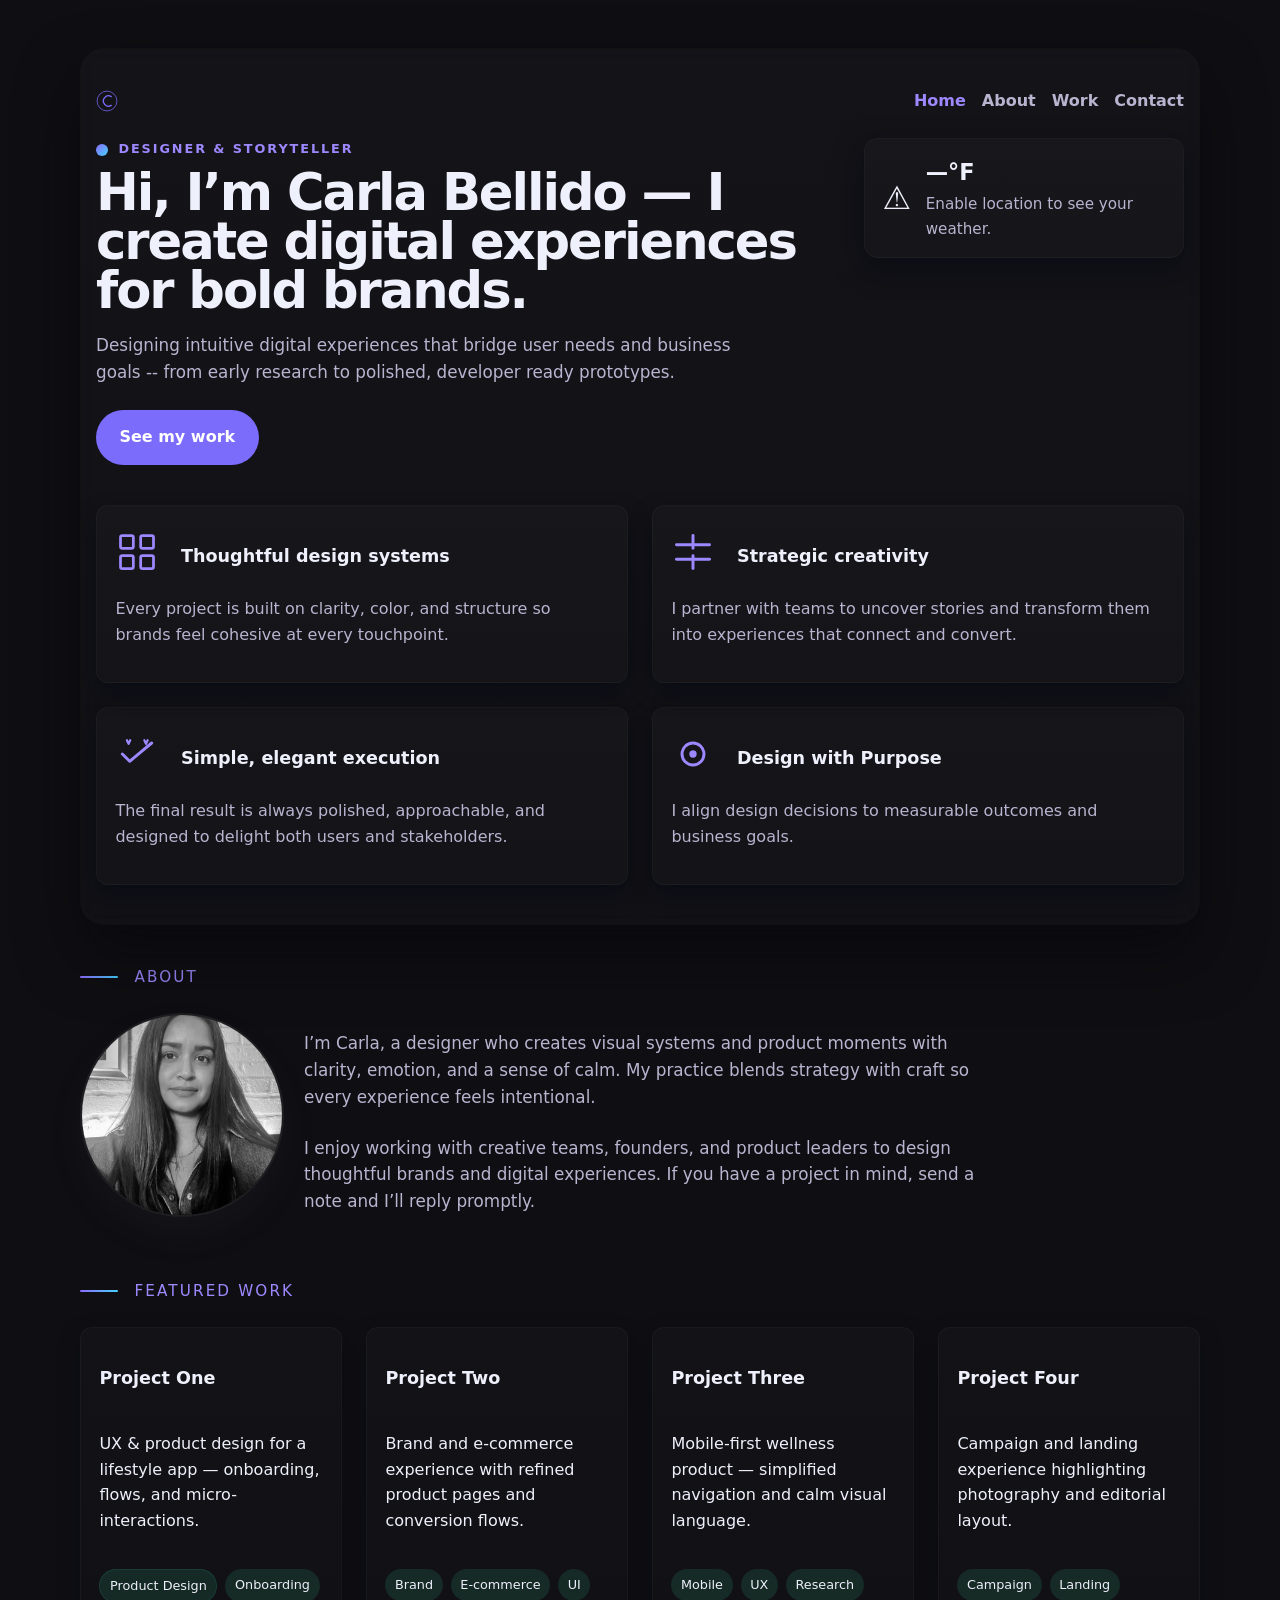
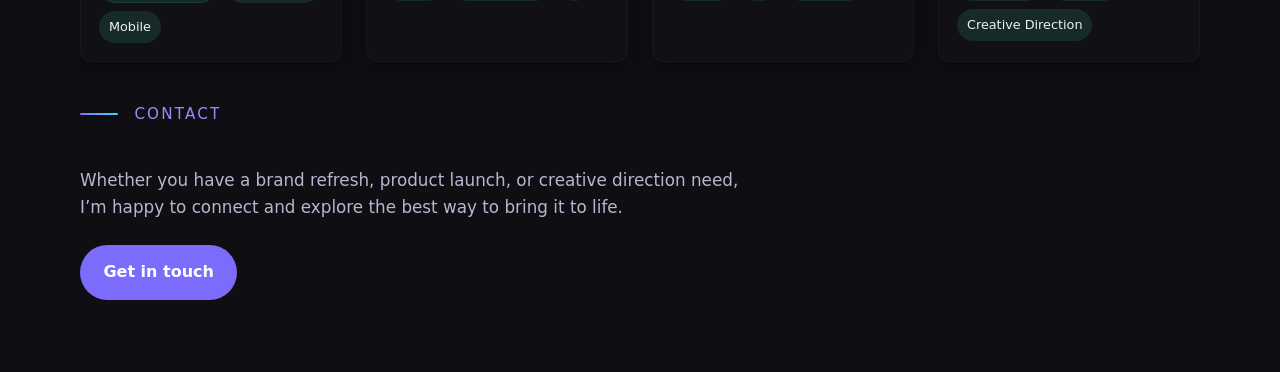
<file: index.html>
<!DOCTYPE html>
<html lang="en">
<head>
  <meta charset="UTF-8" />
  <meta name="viewport" content="width=device-width, initial-scale=1.0" />
  <title>Carla — Designer</title>
  <link rel="stylesheet" href="css/style.css" />
  
</head>
<body>
  <main class="page">
    <header>
      <div class="topnav">
        <a class="brand" href="#home">
          <img src="assets/logo.svg" alt="Carla" class="brand-logo" />
        </a>
        <div class="nav-links">
          <a class="active" href="#home">Home</a>
          <a href="#about">About</a>
          <a href="#work">Work</a>
          <a href="#contact">Contact</a>
        </div>
      </div>
      <div id="home" class="hero-grid" data-parallax="0.15">
        <section>
          <span class="eyebrow">Designer & storyteller</span>
          <h1>Hi, I’m Carla Bellido — I create digital experiences for bold brands.</h1>
          <p class="intro">Designing intuitive digital experiences that bridge user needs and business goals -- from early research to polished, developer ready prototypes.</p>
          <a class="cta" href="#work">See my work</a>
        
        </section>

        <aside id="weather" class="hero-card weather-card" aria-live="polite">
          <div class="weather-main">
            <div class="weather-emoji" id="weather-emoji">—</div>
            <div>
              <div class="weather-temp" id="weather-temp">—°F</div>
              <div class="weather-desc" id="weather-desc">Loading weather…</div>
            </div>
          </div>
          <div class="weather-meta" id="weather-meta">Detecting location…</div>
        </aside>
      </div>


      
      <div class="specialize-grid">
        
        <article class="feature">
          <div class="feature-head">
            <svg class="feature-icon" viewBox="0 0 24 24" fill="none" xmlns="http://www.w3.org/2000/svg" aria-hidden>
              <rect x="3" y="3" width="7" height="7" stroke="currentColor" stroke-width="1.5" rx="1"/>
              <rect x="14" y="3" width="7" height="7" stroke="currentColor" stroke-width="1.5" rx="1"/>
              <rect x="3" y="14" width="7" height="7" stroke="currentColor" stroke-width="1.5" rx="1"/>
              <rect x="14" y="14" width="7" height="7" stroke="currentColor" stroke-width="1.5" rx="1"/>
            </svg>
            <h3>Thoughtful design systems</h3>
          </div>
          <p>Every project is built on clarity, color, and structure so brands feel cohesive at every touchpoint.</p>
        </article>

        <article class="feature">
          <div class="feature-head">
            <svg class="feature-icon" viewBox="0 0 24 24" fill="none" xmlns="http://www.w3.org/2000/svg" aria-hidden>
              <path d="M12 3v7" stroke="currentColor" stroke-width="1.6" stroke-linecap="round"/>
              <path d="M12 14v7" stroke="currentColor" stroke-width="1.6" stroke-linecap="round"/>
              <path d="M3 8h18" stroke="currentColor" stroke-width="1.6" stroke-linecap="round"/>
              <path d="M3 16h18" stroke="currentColor" stroke-width="1.6" stroke-linecap="round"/>
            </svg>
            <h3>Strategic creativity</h3>
          </div>
          <p>I partner with teams to uncover stories and transform them into experiences that connect and convert.</p>
        </article>

        <article class="feature">
          <div class="feature-head">
            <svg class="feature-icon" viewBox="0 0 24 24" fill="none" xmlns="http://www.w3.org/2000/svg" aria-hidden>
              <path d="M4 12l4 4L20 6" stroke="currentColor" stroke-width="1.6" stroke-linecap="round" stroke-linejoin="round"/>
              <path d="M6.5 4.5l.9 2 .9-2" stroke="currentColor" stroke-width="1.2" stroke-linecap="round" stroke-linejoin="round"/>
              <path d="M16 4.5l.9 2 .9-2" stroke="currentColor" stroke-width="1.2" stroke-linecap="round" stroke-linejoin="round"/>
            </svg>
            <h3>Simple, elegant execution</h3>
          </div>
          <p>The final result is always polished, approachable, and designed to delight both users and stakeholders.</p>
        </article>

        <article class="feature">
          <div class="feature-head">
            <svg class="feature-icon" viewBox="0 0 24 24" fill="none" xmlns="http://www.w3.org/2000/svg" aria-hidden>
              <circle cx="12" cy="12" r="6" stroke="currentColor" stroke-width="1.6"/>
              <circle cx="12" cy="12" r="2" fill="currentColor"/>
            </svg>
            <h3>Design with Purpose</h3>
          </div>
          <p>I align design decisions to measurable outcomes and business goals.</p>
        </article>
      </div>
    </header>

    <section id="about" class="page-section">
      <div class="section-title">About</div>
      <div class="about-grid">
        <img src="assets/headshot.jpg" alt="Carla headshot" class="headshot" />
        <div>
          <p class="lead">I’m Carla, a designer who creates visual systems and product moments with clarity, emotion, and a sense of calm. My practice blends strategy with craft so every experience feels intentional.</p>
          <p class="lead">I enjoy working with creative teams, founders, and product leaders to design thoughtful brands and digital experiences. If you have a project in mind, send a note and I’ll reply promptly.</p>
        </div>
      </div>
    </section>

    <section id="work" class="page-section">
      <div class="section-title">Featured work</div>
      <div class="card-grid">
        <article class="project-card">
          <h3>Project One</h3>
          <p>UX & product design for a lifestyle app — onboarding, flows, and micro-interactions.</p>
          <div class="pill-list-inline">
            <span class="pill-inline pill green">Product Design</span>
            <span class="pill-inline">Onboarding</span>
            <span class="pill-inline">Mobile</span>
          </div>
        </article>
        <article class="project-card">
          <h3>Project Two</h3>
          <p>Brand and e-commerce experience with refined product pages and conversion flows.</p>
          <div class="pill-list-inline">
            <span class="pill-inline">Brand</span>
            <span class="pill-inline">E‑commerce</span>
            <span class="pill-inline">UI</span>
          </div>
        </article>
        <article class="project-card">
          <h3>Project Three</h3>
          <p>Mobile-first wellness product — simplified navigation and calm visual language.</p>
          <div class="pill-list-inline">
            <span class="pill-inline">Mobile</span>
            <span class="pill-inline">UX</span>
            <span class="pill-inline">Research</span>
          </div>
        </article>
        <article class="project-card">
          <h3>Project Four</h3>
          <p>Campaign and landing experience highlighting photography and editorial layout.</p>
          <div class="pill-list-inline">
            <span class="pill-inline">Campaign</span>
            <span class="pill-inline">Landing</span>
            <span class="pill-inline">Creative Direction</span>
          </div>
        </article>
      </div>
    </section>

    <section id="contact" class="page-section">
      <div class="section-title">Contact</div>
      <div class="hero-grid">
        <section>
          <p class="lead">Whether you have a brand refresh, product launch, or creative direction need, I’m happy to connect and explore the best way to bring it to life.</p>
          <a class="cta" href="mailto:carla.bellido@slalom.com">Get in touch</a>
        </section>
      </div>
    </section>
  </main>
  <script src="js/app.js"></script>
</body>
</html>
</file>
<file: css/style.css>
:root {
  color-scheme: dark;
  --bg: #0f0f13;
  --surface: rgba(255,255,255,0.03);
  --surface-strong: rgba(255,255,255,0.04);
  --text: #eef0fb;
  --muted: #b9b4cf;
  --accent: #8c6aff;
  --accent-green: #34d399;
  --accent-strong: #9e88ff;
  --shadow: 0 30px 60px rgba(6,6,10,0.6);
  --border: rgba(255,255,255,0.04);
  /* spacing scale */
  --space-xxs: 0.25rem;
  --space-xs: 0.5rem;
  --space-sm: 0.75rem;
  --space: 1rem;
  --space-md: 1.5rem;
  --space-lg: 2.5rem;
  --space-xl: 4rem;
  font-family: "Inter", system-ui, -apple-system, BlinkMacSystemFont, "Segoe UI", sans-serif;
}

html {
  scroll-behavior: smooth;
}

body {
  min-height: 100vh;
  background: var(--bg);
  color: var(--text);
  line-height: 1.6;
}

body::before {
  content: "";
  position: fixed;
  inset: 0;
  pointer-events: none;
  z-index: -1;
}

.page {
  width: min(1120px, calc(100% - 2rem));
  margin: 0 auto;
  padding: var(--space-lg) 0 var(--space-xl);
}

header {
  position: relative;
  overflow: hidden;
  padding: var(--space-lg) var(--space) var(--space-lg);
  border-radius: 24px;
  background: linear-gradient(180deg, rgba(255,255,255,0.02), rgba(255,255,255,0.01));
  box-shadow: var(--shadow);
  backdrop-filter: blur(6px) saturate(120%);
}

header::before {
  content: "";
  position: absolute;
  inset: 0;
  background: none; /* removed decorative hero-pattern image */
  opacity: 0;
  pointer-events: none;
}

.topnav {
  display: flex;
  align-items: center;
  justify-content: space-between;
  gap: var(--space);
  margin-bottom: var(--space-md);
  position: relative;
  z-index: 1;
}

.brand {
  font-weight: 900;
  font-size: 1.05rem;
  letter-spacing: -0.03em;
  color: var(--text);
  text-decoration: none;
}

/* Logo in header */
.brand {
  display: inline-flex;
  align-items: center;
  gap: 0.6rem;
}
.brand-logo {
  width: 22px;
  height: 22px;
  display: block;
}

.nav-links {
  display: flex;
  align-items: center;
  gap: 1rem;
  flex-wrap: wrap;
}

.nav-links a {
  color: var(--muted);
  text-decoration: none;
  font-weight: 600;
  transition: color 0.2s ease;
}

.nav-links a:hover,
.nav-links a.active {
  color: var(--accent-strong);
}

.hero-grid {
  display: grid;
  gap: var(--space-lg);
  /* keep hero content in a flexible left column and a stable-right column for the weather card */
  grid-template-columns: 1fr 320px;
  align-items: start; /* top-align hero content and aside (weather) */
  position: relative;
  z-index: 0; /* sit behind following page sections to avoid overlapping content when scrolling */
}

/* Ensure direct children align to the top of their grid cells */
.hero-grid > * {
  align-self: start;
}

.eyebrow {
  display: inline-flex;
  align-items: center;
  gap: 0.65rem;
  margin-bottom: var(--space-xs);
  color: var(--accent-strong);
  font-weight: 700;
  letter-spacing: 0.15em;
  text-transform: uppercase;
  font-size: 0.8rem;
}

.eyebrow::before {
  content: "";
  display: inline-block;
  width: 0.75rem;
  height: 0.75rem;
  border-radius: 50%;
  background: linear-gradient(135deg, #8c6aff, #44d3ff);
}

h1,
.page-title {
  font-size: clamp(3rem, 4vw, 4.5rem);
  line-height: 0.96;
  margin-top: 0;
  margin-bottom: var(--space-xs);
  letter-spacing: -0.04em;
}

.page-title {
  font-size: clamp(2.6rem, 3.2vw, 3.6rem);
}

.intro,
.lead {
  max-width: 42rem;
  margin-bottom: var(--space-md);
  color: var(--muted);
  font-size: 1.05rem;
}

.cta,
.link-button {
  display: inline-flex;
  align-items: center;
  gap: 0.85rem;
  padding: 0.85rem 1.4rem;
  border-radius: 999px;
  border: 1px solid rgba(124,108,252,0.18);
  background: #7c6cfc;
  color: #ffffff;
  text-decoration: none;
  font-weight: 700;
  transition: transform 0.25s ease, box-shadow 0.25s ease;
}

.cta:hover,
.link-button:hover {
  transform: translateY(-2px);
  box-shadow: 0 18px 40px rgba(124,108,252,0.18);
}

.hero-card,
.card,
.contact-card {
  padding: var(--space-md);
  border-radius: 16px;
  background: var(--surface-strong);
  border: 1px solid var(--border);
  box-shadow: 0 10px 30px rgba(3,6,18,0.6);
}

/* Space the primary CTA on the home hero from following content */
#home .cta {
  margin-bottom: 2.5rem;
}

@media (max-width: 680px) {
  #home .cta {
    margin-bottom: 1.25rem;
  }
}

.hero-card h2,
.card h3 {
  font-size: 1.35rem;
  margin-bottom: 1rem;
}

.hero-card p,
.feature p,
.card p,
.contact-card p {
  color: var(--muted);
}

.pill-list {
  display: grid;
  gap: var(--space-sm);
  margin-top: var(--space-sm);
}

.pill {
  padding: 0.7rem 0.9rem;
  border-radius: 999px;
  background: rgba(52,211,153,0.12);
  color: var(--text);
  display: inline-flex;
  font-size: 0.95rem;
  width: max-content;
}

/* Green accent usage */
.pill.green,
.pill--green {
  background: rgba(52,211,153,0.12); /* translucent #34d399 */
  color: var(--text);
  border: 1px solid rgba(52,211,153,0.12);
}

.stat.positive strong {
  color: var(--accent-green);
}

.features,
.card-grid,
.contact-grid {
  display: grid;
  gap: var(--space-md);
}

/* Two-column layout for "What I specialize on" */
.specialize-grid {
  display: grid;
  gap: var(--space-md);
  grid-template-columns: repeat(2, minmax(0, 1fr));
  align-items: start;
}

/* simple icon used inside feature cards */
.feature-icon {
  width: 44px;
  height: 44px;
  flex: 0 0 44px;
  display: inline-block;
  vertical-align: middle;
  margin-right: 0.75rem;
  color: var(--accent-strong);
}

.feature-head {
  display: flex;
  align-items: center;
  gap: 0.6rem;
}

.feature,
.card,
.project-card {
  padding: 1.15rem;
  border-radius: 12px;
  background: linear-gradient(180deg, rgba(255,255,255,0.02), rgba(255,255,255,0.01));
  border: 1px solid rgba(255,255,255,0.03);
  box-shadow: 0 10px 22px rgba(3,6,18,0.45);
}

.feature h3,
.card h3,
.project-card h3 {
  margin-bottom: 0.65rem;
  font-size: 1.1rem;
}

.stats {
  display: grid;
  grid-template-columns: repeat(3, minmax(0, 1fr));
  gap: 1rem;
  margin-top: 2.2rem;
}

.stat {
  padding: var(--space-sm);
  border-radius: 12px;
  background: rgba(255,255,255,0.02);
  text-align: center;
  border: 1px solid rgba(255,255,255,0.03);
}

.stat strong {
  display: block;
  font-size: 1.65rem;
  color: var(--text);
  margin-bottom: 0.35rem;
}

.section-title {
  margin-bottom: var(--space-md);
  display: flex;
  align-items: center;
  gap: var(--space);
  font-size: 0.95rem;
  color: var(--accent-strong);
  text-transform: uppercase;
  letter-spacing: 0.14em;
}

.section-title::before {
  content: "";
  width: 2.4rem;
  height: 0.15rem;
  background: linear-gradient(90deg, #8c6aff, #44d3ff);
  border-radius: 999px;
}

.page-body {
  padding: var(--space-lg) 0 0;
}

.page-section {
  margin-top: var(--space-lg);
}

.grid-2 {
  display: grid;
  gap: var(--space-md);
  grid-template-columns: repeat(2, minmax(0, 1fr));
}

.project-card {
  display: flex;
  flex-direction: column; /* vertical cards */
  gap: var(--space-sm);
  min-height: 160px;
  justify-content: start;
}

/* Project image styles */
/* project images removed; use pills for tags */

.card-grid {
  display: grid;
  gap: var(--space-md);
  grid-template-columns: repeat(auto-fit, minmax(220px, 1fr));
}

/* About layout: headshot left, text right */
.about-grid {
  display: grid;
  grid-template-columns: 200px 1fr;
  gap: var(--space-md);
  align-items: start;
}


.about-grid .headshot {
  width: 200px;
  height: 200px;
  border-radius: 50%;
  object-fit: cover;
  border: 2px solid rgba(124,108,252,0.12);
  box-shadow: 0 18px 40px rgba(124,108,252,0.06);
  background: linear-gradient(180deg, rgba(124,108,252,0.03), rgba(255,255,255,0.01));
  filter: grayscale(100%);
}

@media (max-width: 680px) {
  .about-grid {
    grid-template-columns: 1fr;
    text-align: center;
  }
  .about-grid .headshot {
    width: 160px;
    height: 160px;
    margin: 0 auto;
  }
}

.pill-list-inline {
  display: flex;
  gap: var(--space-xs);
  flex-wrap: wrap;
  margin-top: var(--space-xs);
}

.pill-inline {
  padding: 0.35rem 0.6rem;
  border-radius: 999px;
  background: rgba(52,211,153,0.12);
  color: var(--text);
  font-size: 0.8rem;
}

/* Headshot */
/* removed headshot overlay styles (headshot placed outside the project now) */

.contact-grid {
  grid-template-columns: minmax(0, 1fr) 320px;
  align-items: start;
}

/* remove single-column override for contact; restore original two-column layout */
/* (original rule is defined above as .contact-grid) */

.contact-card {
  display: grid;
  gap: 1rem;
}

.contact-card strong {
  display: block;
  font-size: 1.4rem;
  margin-bottom: 0.35rem;
}

.contact-card a {
  color: var(--accent-strong);
  text-decoration: none;
  font-weight: 700;
}

/* Ensure CTA inside contact-card keeps primary CTA styling */
.contact-card a.cta {
  display: inline-flex;
  align-items: center;
  gap: 0.85rem;
  padding: 0.85rem 1.4rem;
  border-radius: 999px;
  border: 1px solid rgba(124,108,252,0.18);
  background: #7c6cfc;
  color: #ffffff;
  text-decoration: none;
  font-weight: 700;
  transition: transform 0.25s ease, box-shadow 0.25s ease;
}

/* Make the contact CTA hug its text (smaller padding) */
.contact-card a.cta {
  padding: 0.6rem 1rem;
}

.footer {
  margin-top: 4rem;
  padding: 2rem 2rem 1rem;
  border-radius: 16px;
  background: rgba(255,255,255,0.02);
  border: 1px solid rgba(255,255,255,0.03);
  display: flex;
  flex-wrap: wrap;
  gap: 1rem;
  justify-content: space-between;
}

.footer p {
  color: var(--muted);
  font-size: 0.95rem;
}

a.social {
  color: var(--accent-strong);
  text-decoration: none;
  font-weight: 700;
}

@media (max-width: 920px) {
  .hero-grid,
  .grid-2,
  .contact-grid {
    grid-template-columns: 1fr;
  }
}

@media (max-width: 840px) {
  header {
    padding: 2rem 1.5rem 3rem;
  }
}

@media (max-width: 580px) {
  .page {
    padding-top: 2rem;
  }

  h1 {
    font-size: 2.7rem;
  }

  .footer {
    padding: 1.5rem;
  }
}

/* Weather widget styles moved from inline index.html */
.weather-card {
  display: flex;
  gap: 1rem;
  align-items: center;
  justify-content: space-between;
  padding: 1rem 1.1rem;
  border-radius: 14px;
  background: linear-gradient(180deg, rgba(255,255,255,0.02), rgba(255,255,255,0.01));
  border: 1px solid rgba(255,255,255,0.03);
  box-shadow: 0 10px 28px rgba(3,6,18,0.5);
  max-width: 360px;
}

.weather-main {
  display: flex;
  gap: 0.9rem;
  align-items: center;
}

.weather-emoji {
  font-size: 2rem;
  line-height: 1;
}

.weather-temp {
  font-weight: 800;
  font-size: 1.4rem;
  color: var(--text);
}

.weather-desc {
  font-size: 0.95rem;
  color: var(--muted);
  margin-top: 2px;
}

.weather-meta {
  text-align: right;
  font-size: 0.88rem;
  color: var(--muted);
}
</file>
